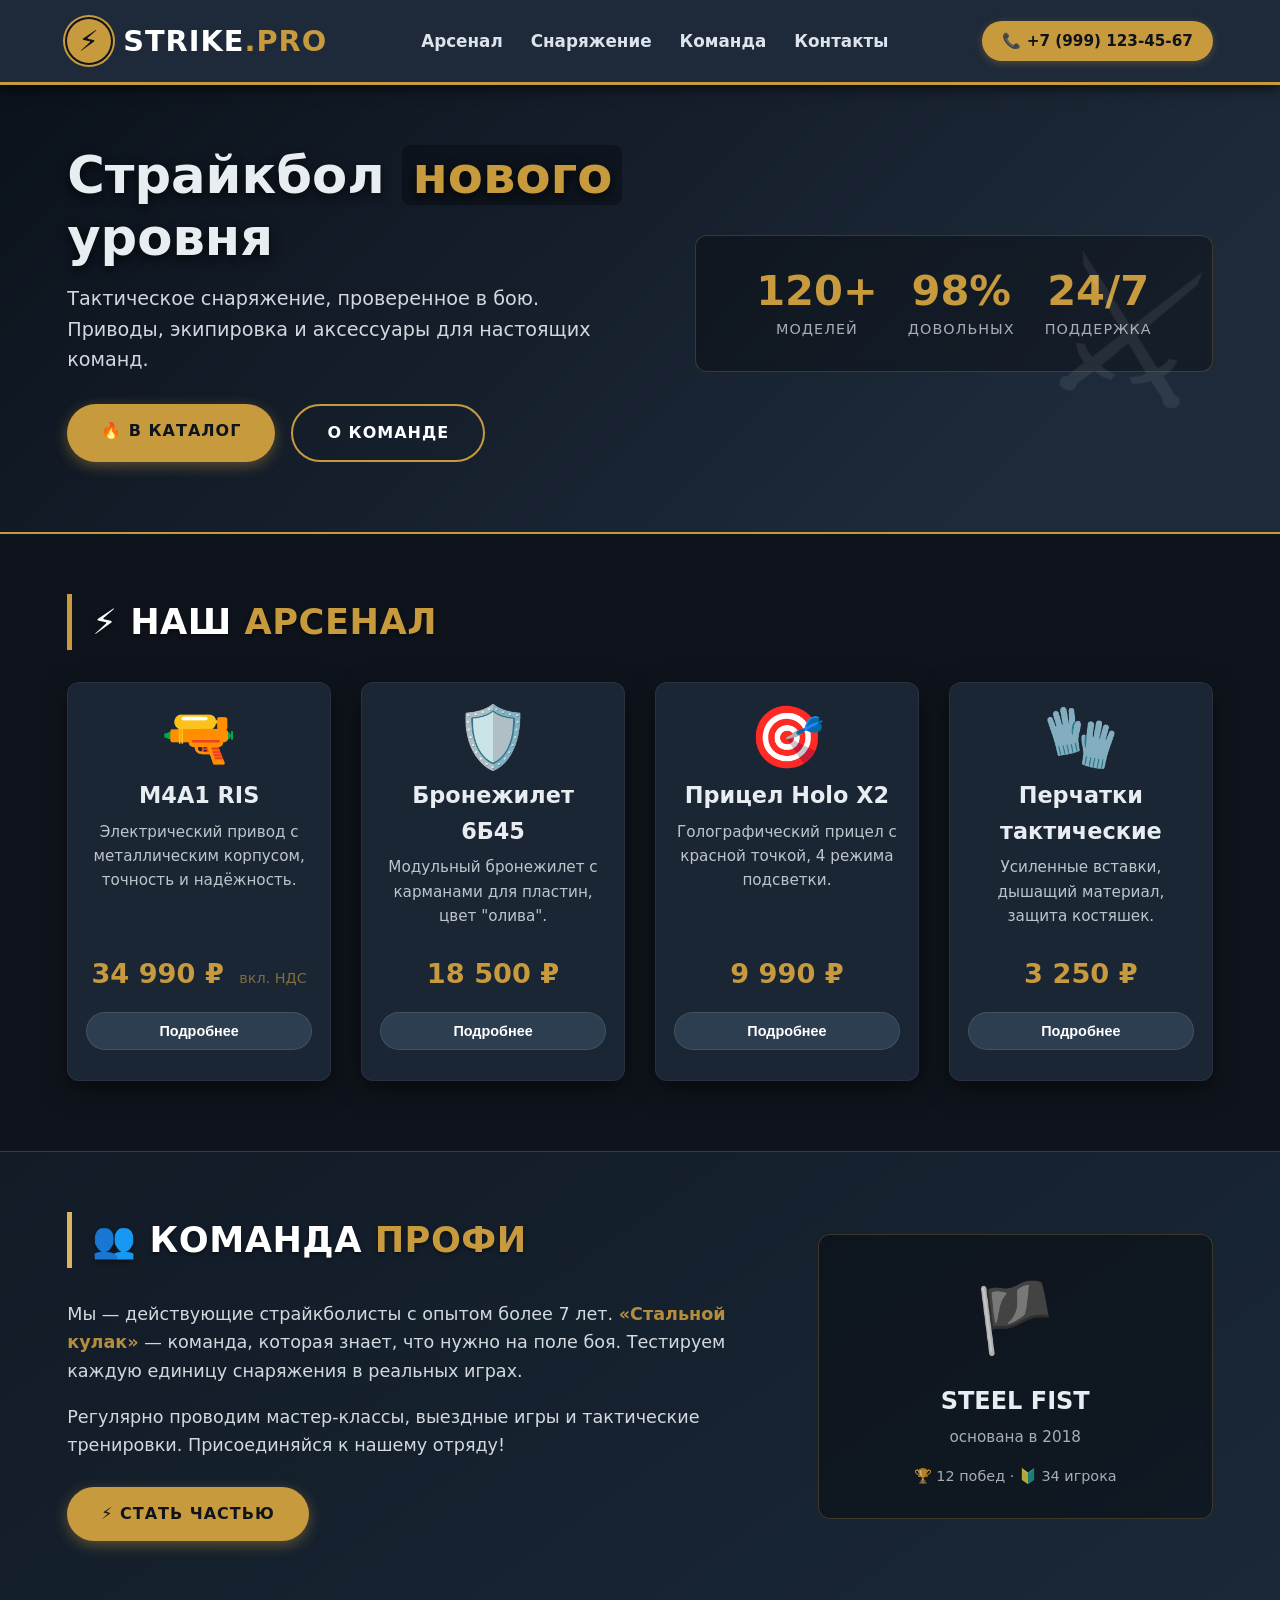
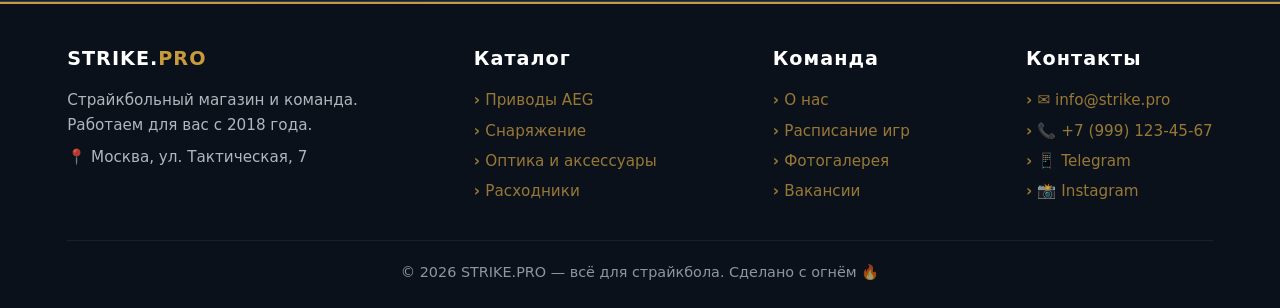
<file: index.html>
<!DOCTYPE html>
<html lang="en">
<head>
  <meta charset="UTF-8">
  <meta name="viewport" content="width=device-width, initial-scale=1.0">
  <title>Страйкбол | Арсенал</title>
  <link rel="stylesheet" href="style.css">
</head>
<body>

<header class="header">
  <div class="container">
    <div class="logo">
      <span class="logo-icon">⚡</span>
      <span>STRIKE<span style="color: var(--accent);">.PRO</span></span>
    </div>
    <nav>
      <ul class="nav-list">
        <li><a href="#arsenal">Арсенал</a></li>
        <li><a href="#">Снаряжение</a></li>
        <li><a href="#container team-wrapper">Команда</a></li>
        <li><a href="#">Контакты</a></li>
      </ul>
    </nav>
    <a href="#" class="header-phone">📞 +7 (999) 123-45-67</a>
  </div>
</header>

<section class="hero">
  <div class="container hero-grid">
    <div class="hero-content">
      <h1>Страйкбол <span>нового</span> уровня</h1>
      <p>Тактическое снаряжение, проверенное в бою. Приводы, экипировка и аксессуары для настоящих команд.</p>
      <div class="btn-group">
        <a href="#" class="btn btn-primary">🔥 В каталог</a>
        <a href="#" class="btn btn-outline">О команде</a>
      </div>
    </div>
    <div class="hero-stats">
      <div class="stat-item">
        <span class="stat-number">120+</span>
        <span class="stat-label">Моделей</span>
      </div>
      <div class="stat-item">
        <span class="stat-number">98%</span>
        <span class="stat-label">Довольных</span>
      </div>
      <div class="stat-item">
        <span class="stat-number">24/7</span>
        <span class="stat-label">Поддержка</span>
      </div>
    </div>
  </div>
</section>

<section class="arsenal" id="arsenal">
  <div class="container">
    <h2 class="section-title">⚡ Наш <span>арсенал</span></h2>
    <div class="card-grid">

      <div class="product-card">
        <div class="product-icon">🔫</div>
        <h3>M4A1 RIS</h3>
        <p class="desc">Электрический привод с металлическим корпусом, точность и надёжность.</p>
        <div class="product-price">34 990 ₽ <small>вкл. НДС</small></div>
        <button class="btn-small">Подробнее</button>
      </div>

      <div class="product-card">
        <div class="product-icon">🛡️</div>
        <h3>Бронежилет 6Б45</h3>
        <p class="desc">Модульный бронежилет с карманами для пластин, цвет "олива".</p>
        <div class="product-price">18 500 ₽</div>
        <button class="btn-small">Подробнее</button>
      </div>

      <div class="product-card">
        <div class="product-icon">🎯</div>
        <h3>Прицел Holo X2</h3>
        <p class="desc">Голографический прицел с красной точкой, 4 режима подсветки.</p>
        <div class="product-price">9 990 ₽</div>
        <button class="btn-small">Подробнее</button>
      </div>

      <div class="product-card">
        <div class="product-icon">🧤</div>
        <h3>Перчатки тактические</h3>
        <p class="desc">Усиленные вставки, дышащий материал, защита костяшек.</p>
        <div class="product-price">3 250 ₽</div>
        <button class="btn-small">Подробнее</button>
      </div>

    </div>
  </div>
</section>

<section class="team-section">
  <div class="container team-wrapper" id="container team-wrapper">
    <div class="team-text">
      <h2 class="section-title" style="border-left-color: #dbb45c;">👥 Команда <span>профи</span></h2>
      <p>
        Мы — действующие страйкболисты с опытом более 7 лет. <span class="highlight">«Стальной кулак»</span> —
        команда, которая знает, что нужно на поле боя. Тестируем каждую единицу снаряжения в реальных играх.
      </p>
      <p>
        Регулярно проводим мастер-классы, выездные игры и тактические тренировки. 
        Присоединяйся к нашему отряду!
      </p>
      <a href="#" class="btn btn-primary" style="margin-top: 10px;">⚡ Стать частью</a>
    </div>
    <div class="team-badge">
      <div class="big-icon">🏴</div>
      <h4>STEEL FIST</h4>
      <div class="sub">основана в 2018</div>
      <div style="margin-top: 16px; font-size: 0.9rem; opacity: 0.7;">
        <span>🏆 12 побед</span> · <span>🔰 34 игрока</span>
      </div>
    </div>
  </div>
</section>

<footer class="footer">
  <div class="container">
    <div class="footer-grid">
      <div class="footer-col">
        <h5>STRIKE.<span>PRO</span></h5>
        <p>Страйкбольный магазин и команда.<br>Работаем для вас с 2018 года.</p>
        <p style="margin-top: 8px;">📍 Москва, ул. Тактическая, 7</p>
      </div>
      <div class="footer-col">
        <h5>Каталог</h5>
        <ul>
          <li><a href="#">Приводы AEG</a></li>
          <li><a href="#">Снаряжение</a></li>
          <li><a href="#">Оптика и аксессуары</a></li>
          <li><a href="#">Расходники</a></li>
        </ul>
      </div>
      <div class="footer-col">
        <h5>Команда</h5>
        <ul>
          <li><a href="#">О нас</a></li>
          <li><a href="#">Расписание игр</a></li>
          <li><a href="#">Фотогалерея</a></li>
          <li><a href="#">Вакансии</a></li>
        </ul>
      </div>
      <div class="footer-col">
        <h5>Контакты</h5>
        <ul>
          <li><a href="#">✉️ info@strike.pro</a></li>
          <li><a href="#">📞 +7 (999) 123-45-67</a></li>
          <li><a href="#">📱 Telegram</a></li>
          <li><a href="#">📸 Instagram</a></li>
        </ul>
      </div>
    </div>
    <div class="footer-bottom">
      &copy; 2026 STRIKE.PRO — всё для страйкбола. Сделано с огнём 🔥
    </div>
  </div>
</footer>

</body>
</html>
</file>
<file: style.css>
* {
  margin: 0;
  padding: 0;
  box-sizing: border-box;
}

:root {
  --primary: #1e2a3a;
  --primary-light: #2c3e50;
  --accent: #c79a3e;
  --accent-hover: #dbb45c;
  --light: #f0f2f5;
  --dark: #0f141c;
  --text: #e8edf2;
  --card-bg: rgba(30, 42, 58, 0.85);
  --shadow: 0 8px 24px rgba(0, 0, 0, 0.5);
  --radius: 12px;
  --transition: 0.25s ease;
}

body {
  font-family: 'Segoe UI', Roboto, system-ui, -apple-system, sans-serif;
  background: var(--dark);
  color: var(--text);
  line-height: 1.6;
  min-height: 100vh;
  display: flex;
  flex-direction: column;
}

a {
  color: var(--accent);
  text-decoration: none;
  transition: color var(--transition);
}
a:hover {
  color: var(--accent-hover);
}

/* ------------------------------------------------------
   2. Контейнер + общие утилиты
------------------------------------------------------ */
.container {
  width: 92%;
  max-width: 1280px;
  margin: 0 auto;
  padding: 0 16px;
}

.section-title {
  font-size: 2.2rem;
  font-weight: 700;
  letter-spacing: 0.5px;
  text-transform: uppercase;
  border-left: 5px solid var(--accent);
  padding-left: 20px;
  margin-bottom: 2rem;
  color: #fff;
  text-shadow: 0 2px 4px rgba(0,0,0,0.5);
}
.section-title span {
  color: var(--accent);
}

/* ------------------------------------------------------
   3. Шапка (header)
------------------------------------------------------ */
.header {
  background: var(--primary);
  padding: 18px 0;
  border-bottom: 3px solid var(--accent);
  box-shadow: 0 4px 12px rgba(0,0,0,0.6);
  position: sticky;
  top: 0;
  z-index: 100;
  backdrop-filter: blur(2px);
}

.header .container {
  display: flex;
  align-items: center;
  justify-content: space-between;
  flex-wrap: wrap;
  gap: 16px;
}

.logo {
  display: flex;
  align-items: center;
  gap: 12px;
  font-size: 1.8rem;
  font-weight: 800;
  letter-spacing: 1px;
  color: #fff;
}
.logo-icon {
  background: var(--accent);
  width: 44px;
  height: 44px;
  border-radius: 50%;
  display: flex;
  align-items: center;
  justify-content: center;
  font-size: 1.8rem;
  color: var(--dark);
  box-shadow: 0 0 0 2px var(--dark), 0 0 0 4px var(--accent);
}

.nav-list {
  display: flex;
  list-style: none;
  gap: 28px;
  font-weight: 600;
  font-size: 1.05rem;
}
.nav-list a {
  color: #dce3ec;
  padding: 6px 0;
  border-bottom: 2px solid transparent;
  transition: all var(--transition);
}
.nav-list a:hover {
  color: #fff;
  border-bottom-color: var(--accent);
}

.header-phone {
  background: var(--accent);
  color: var(--dark);
  font-weight: 700;
  padding: 8px 20px;
  border-radius: 40px;
  font-size: 0.95rem;
  transition: background var(--transition), transform 0.1s;
  box-shadow: 0 2px 8px rgba(199, 154, 62, 0.3);
}
.header-phone:hover {
  background: var(--accent-hover);
  color: #0f141c;
  transform: scale(1.02);
}

/* ------------------------------------------------------
   4. Hero-секция
------------------------------------------------------ */
.hero {
  background: linear-gradient(135deg, #0b121b 0%, #1e2a3a 80%);
  padding: 60px 0 70px;
  border-bottom: 2px solid var(--accent);
  position: relative;
  overflow: hidden;
}
.hero::after {
  content: "⚔️";
  position: absolute;
  right: 5%;
  bottom: 10%;
  font-size: 12rem;
  opacity: 0.08;
  pointer-events: none;
  transform: rotate(10deg);
}

.hero-grid {
  display: flex;
  align-items: center;
  gap: 40px;
  flex-wrap: wrap;
}
.hero-content {
  flex: 1 1 350px;
}
.hero-content h1 {
  font-size: 3.2rem;
  font-weight: 800;
  line-height: 1.2;
  margin-bottom: 16px;
  text-shadow: 0 4px 12px rgba(0,0,0,0.7);
}
.hero-content h1 span {
  color: var(--accent);
  background: rgba(0,0,0,0.3);
  padding: 0 10px;
  border-radius: 8px;
}
.hero-content p {
  font-size: 1.2rem;
  opacity: 0.9;
  max-width: 550px;
  margin-bottom: 28px;
}
.btn-group {
  display: flex;
  flex-wrap: wrap;
  gap: 16px;
}
.btn {
  display: inline-block;
  padding: 14px 34px;
  font-weight: 700;
  border-radius: 60px;
  text-transform: uppercase;
  letter-spacing: 1px;
  transition: all var(--transition);
  border: none;
  cursor: pointer;
  font-size: 1rem;
}
.btn-primary {
  background: var(--accent);
  color: var(--dark);
  box-shadow: 0 4px 14px rgba(199, 154, 62, 0.4);
}
.btn-primary:hover {
  background: var(--accent-hover);
  transform: translateY(-3px);
  box-shadow: 0 8px 20px rgba(199, 154, 62, 0.6);
}
.btn-outline {
  background: transparent;
  border: 2px solid var(--accent);
  color: #fff;
}
.btn-outline:hover {
  background: var(--accent);
  color: var(--dark);
  transform: translateY(-3px);
}

.hero-stats {
  flex: 1 1 280px;
  display: flex;
  justify-content: center;
  gap: 30px;
  flex-wrap: wrap;
  background: rgba(0,0,0,0.3);
  backdrop-filter: blur(6px);
  padding: 30px 24px;
  border-radius: var(--radius);
  border: 1px solid rgba(199, 154, 62, 0.25);
}
.stat-item {
  text-align: center;
}
.stat-number {
  font-size: 2.6rem;
  font-weight: 800;
  color: var(--accent);
  display: block;
  line-height: 1.2;
}
.stat-label {
  font-size: 0.9rem;
  text-transform: uppercase;
  letter-spacing: 1px;
  opacity: 0.7;
}

/* ------------------------------------------------------
   5. Секция товаров / арсенал
------------------------------------------------------ */
.arsenal {
  padding: 60px 0 70px;
  background: var(--dark);
}

.card-grid {
  display: grid;
  grid-template-columns: repeat(auto-fit, minmax(250px, 1fr));
  gap: 30px;
}

.product-card {
  background: var(--card-bg);
  border-radius: var(--radius);
  padding: 24px 18px 30px;
  backdrop-filter: blur(4px);
  border: 1px solid rgba(255, 255, 255, 0.06);
  transition: all var(--transition);
  box-shadow: var(--shadow);
  text-align: center;
  display: flex;
  flex-direction: column;
}
.product-card:hover {
  transform: translateY(-8px);
  border-color: var(--accent);
  box-shadow: 0 12px 36px rgba(0,0,0,0.8), 0 0 0 1px rgba(199, 154, 62, 0.3);
}

.product-icon {
  font-size: 3.8rem;
  line-height: 1;
  margin-bottom: 10px;
}
.product-card h3 {
  font-size: 1.4rem;
  font-weight: 700;
  margin-bottom: 6px;
}
.product-card .desc {
  opacity: 0.8;
  font-size: 0.95rem;
  margin-bottom: 14px;
  flex: 1;
}
.product-price {
  font-size: 1.7rem;
  font-weight: 800;
  color: var(--accent);
  margin: 10px 0 16px;
}
.product-price small {
  font-size: 0.9rem;
  font-weight: 400;
  opacity: 0.6;
  margin-left: 6px;
}
.btn-small {
  padding: 10px 20px;
  font-size: 0.9rem;
  border-radius: 40px;
  background: var(--primary-light);
  color: #fff;
  border: 1px solid rgba(255,255,255,0.1);
  transition: all var(--transition);
  cursor: pointer;
  font-weight: 600;
}
.btn-small:hover {
  background: var(--accent);
  color: var(--dark);
  border-color: var(--accent);
}

/* ------------------------------------------------------
   6. Секция "О команде"
------------------------------------------------------ */
.team-section {
  padding: 60px 0;
  background: linear-gradient(145deg, #121b26, #1a2838);
  border-top: 1px solid #2c3e50;
  border-bottom: 1px solid #2c3e50;
}

.team-wrapper {
  display: flex;
  flex-wrap: wrap;
  gap: 40px;
  align-items: center;
}
.team-text {
  flex: 2 1 320px;
}
.team-text p {
  font-size: 1.1rem;
  margin-bottom: 18px;
  opacity: 0.9;
}
.team-text .highlight {
  color: var(--accent);
  font-weight: 600;
}
.team-badge {
  flex: 1 1 200px;
  background: rgba(0,0,0,0.35);
  border-radius: var(--radius);
  padding: 30px 20px;
  text-align: center;
  border: 1px solid rgba(199, 154, 62, 0.25);
  backdrop-filter: blur(4px);
}
.team-badge .big-icon {
  font-size: 4.2rem;
}
.team-badge h4 {
  font-size: 1.5rem;
  margin: 10px 0 4px;
}
.team-badge .sub {
  opacity: 0.7;
  font-size: 0.95rem;
}

/* ------------------------------------------------------
   7. Подвал (footer)
------------------------------------------------------ */
.footer {
  background: #0a111a;
  padding: 40px 0 24px;
  border-top: 2px solid var(--accent);
  margin-top: auto;
}
.footer-grid {
  display: flex;
  flex-wrap: wrap;
  justify-content: space-between;
  gap: 30px;
  margin-bottom: 30px;
}
.footer-col h5 {
  font-size: 1.2rem;
  margin-bottom: 14px;
  color: #fff;
  letter-spacing: 1px;
}
.footer-col h5 span {
  color: var(--accent);
}
.footer-col p, .footer-col li {
  opacity: 0.75;
  font-size: 0.95rem;
}
.footer-col ul {
  list-style: none;
}
.footer-col ul li {
  margin-bottom: 6px;
}
.footer-col ul li::before {
  content: "› ";
  color: var(--accent);
  font-weight: 700;
}
.footer-bottom {
  border-top: 1px solid #1f2d3d;
  padding-top: 20px;
  text-align: center;
  font-size: 0.9rem;
  opacity: 0.6;
}

/* ------------------------------------------------------
   8. Адаптивность
------------------------------------------------------ */
@media (max-width: 768px) {
  .header .container {
    flex-direction: column;
    align-items: stretch;
    text-align: center;
  }
  .nav-list {
    justify-content: center;
    flex-wrap: wrap;
    gap: 16px;
  }
  .hero-content h1 {
    font-size: 2.4rem;
  }
  .hero-stats {
    width: 100%;
    justify-content: center;
  }
  .section-title {
    font-size: 1.8rem;
  }
  .footer-grid {
    flex-direction: column;
    align-items: center;
    text-align: center;
  }
}

@media (max-width: 480px) {
  .hero-content h1 {
    font-size: 2rem;
  }
  .btn-group .btn {
    width: 100%;
    text-align: center;
  }
  .card-grid {
    grid-template-columns: 1fr;
  }
}
</file>
